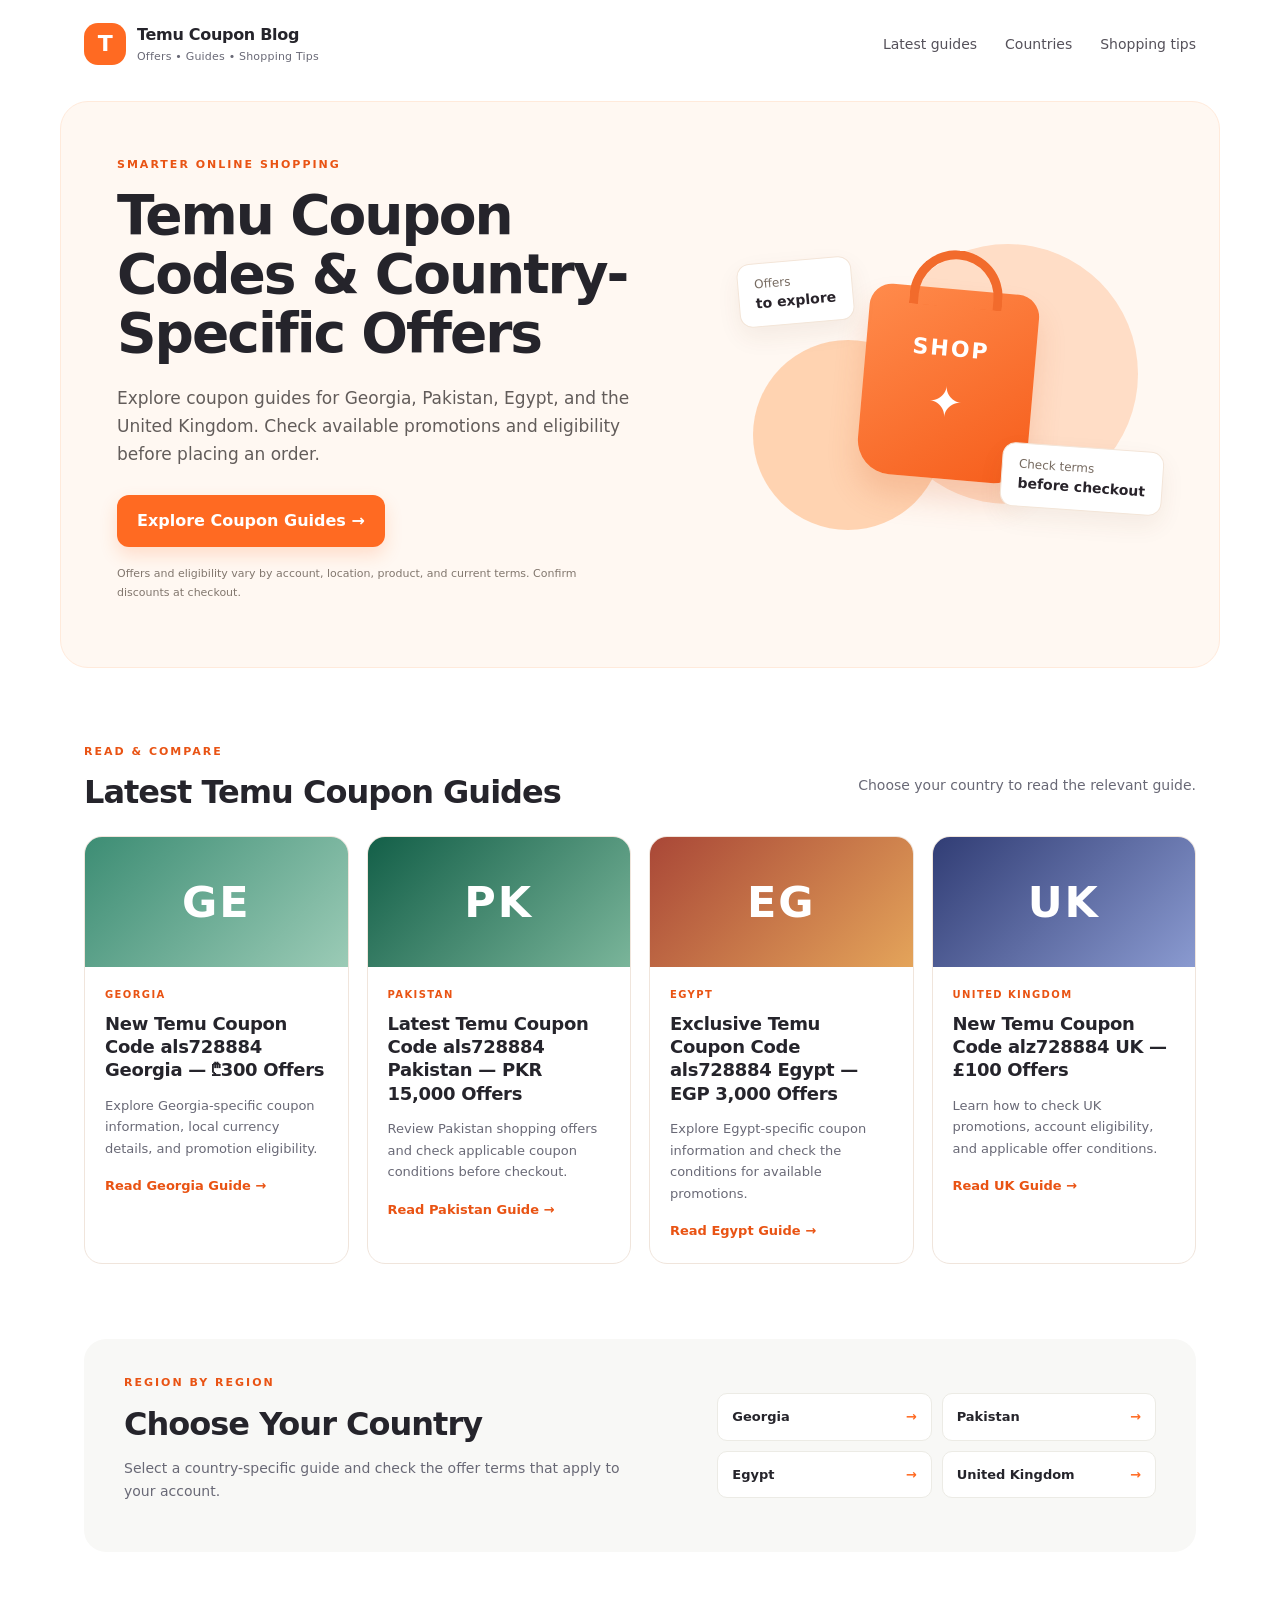
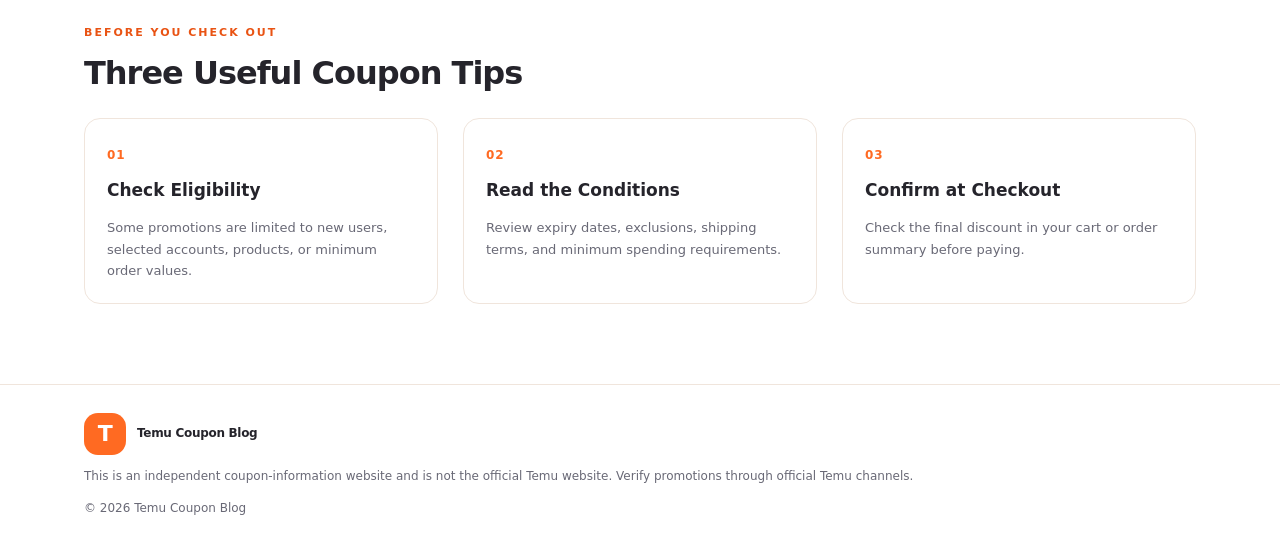
<file: index.html>
<!doctype html>
<html lang="en">
<head>
  <meta charset="utf-8">
  <meta name="viewport" content="width=device-width, initial-scale=1">

  <title>Temu Coupon Codes & Promo Offers | Country Guides 2026</title>
  <meta name="description" content="Explore Temu coupon codes and shopping offers for Georgia, Pakistan, Egypt, and the UK. Check promo-code eligibility and current offer terms before checkout.">

  <link rel="canonical" href="https://temu-coupon-blog.aiariya151.workers.dev/">
  <link rel="stylesheet" href="styles.css">
</head>
<body>

<header class="site-header">
  <a class="brand" href="index.html">
    <span class="brand-mark">T</span>
    <span>Temu Coupon Blog
      <small>Offers • Guides • Shopping Tips</small>
    </span>
  </a>
  <nav>
    <a href="#latest">Latest guides</a>
    <a href="#countries">Countries</a>
    <a href="#tips">Shopping tips</a>
  </nav>
</header>

<main>
  <section class="hero">
    <div class="hero-copy">
      <p class="eyebrow">SMARTER ONLINE SHOPPING</p>
      <h1>Temu Coupon Codes & Country-Specific Offers</h1>
      <p>Explore coupon guides for Georgia, Pakistan, Egypt, and the United Kingdom. Check available promotions and eligibility before placing an order.</p>
      <a class="button" href="#latest">Explore Coupon Guides →</a>
      <p class="fine-print">Offers and eligibility vary by account, location, product, and current terms. Confirm discounts at checkout.</p>
    </div>

    <div class="hero-art" aria-label="Decorative shopping illustration">
      <div class="circle circle-one"></div>
      <div class="circle circle-two"></div>
      <div class="shopping-bag"><span>SHOP</span><b>✦</b></div>
      <div class="float-card card-a">Offers<br><strong>to explore</strong></div>
      <div class="float-card card-b">Check terms<br><strong>before checkout</strong></div>
    </div>
  </section>

  <section class="section" id="latest">
    <div class="section-heading">
      <div>
        <p class="eyebrow">READ & COMPARE</p>
        <h2>Latest Temu Coupon Guides</h2>
      </div>
      <p>Choose your country to read the relevant guide.</p>
    </div>

    <div class="article-grid">

      <article class="article-card">
        <div class="card-top georgia">GE</div>
        <div class="card-content">
          <p class="tag">GEORGIA</p>
          <h3>New Temu Coupon Code als728884 Georgia — ₾300 Offers</h3>
          <p>Explore Georgia-specific coupon information, local currency details, and promotion eligibility.</p>
          <a href="articles/new-temu-coupon-code-als728884-georgia.html">Read Georgia Guide →</a>
        </div>
      </article>

      <article class="article-card">
        <div class="card-top pakistan">PK</div>
        <div class="card-content">
          <p class="tag">PAKISTAN</p>
          <h3>Latest Temu Coupon Code als728884 Pakistan — PKR 15,000 Offers</h3>
          <p>Review Pakistan shopping offers and check applicable coupon conditions before checkout.</p>
          <a href="articles/latest-temu-coupon-code-als728884-pakistan.html">Read Pakistan Guide →</a>
        </div>
      </article>

      <article class="article-card">
        <div class="card-top egypt">EG</div>
        <div class="card-content">
          <p class="tag">EGYPT</p>
          <h3>Exclusive Temu Coupon Code als728884 Egypt — EGP 3,000 Offers</h3>
          <p>Explore Egypt-specific coupon information and check the conditions for available promotions.</p>
          <a href="articles/exclusive-temu-coupon-code-als728884-egypt.html">Read Egypt Guide →</a>
        </div>
      </article>

      <article class="article-card">
        <div class="card-top uk">UK</div>
        <div class="card-content">
          <p class="tag">UNITED KINGDOM</p>
          <h3>New Temu Coupon Code alz728884 UK — £100 Offers</h3>
          <p>Learn how to check UK promotions, account eligibility, and applicable offer conditions.</p>
          <a href="articles/new-temu-coupon-code-alz728884-uk.html">Read UK Guide →</a>
        </div>
      </article>

    </div>
  </section>

  <section class="tips-section" id="countries">
    <div>
      <p class="eyebrow">REGION BY REGION</p>
      <h2>Choose Your Country</h2>
      <p>Select a country-specific guide and check the offer terms that apply to your account.</p>
    </div>

    <div class="country-links">
      <a href="articles/new-temu-coupon-code-als728884-georgia.html">Georgia <span>→</span></a>
      <a href="articles/latest-temu-coupon-code-als728884-pakistan.html">Pakistan <span>→</span></a>
      <a href="articles/exclusive-temu-coupon-code-als728884-egypt.html">Egypt <span>→</span></a>
      <a href="articles/new-temu-coupon-code-alz728884-uk.html">United Kingdom <span>→</span></a>
    </div>
  </section>

  <section class="section tips" id="tips">
    <p class="eyebrow">BEFORE YOU CHECK OUT</p>
    <h2>Three Useful Coupon Tips</h2>

    <div class="tip-grid">
      <div>
        <span>01</span>
        <h3>Check Eligibility</h3>
        <p>Some promotions are limited to new users, selected accounts, products, or minimum order values.</p>
      </div>
      <div>
        <span>02</span>
        <h3>Read the Conditions</h3>
        <p>Review expiry dates, exclusions, shipping terms, and minimum spending requirements.</p>
      </div>
      <div>
        <span>03</span>
        <h3>Confirm at Checkout</h3>
        <p>Check the final discount in your cart or order summary before paying.</p>
      </div>
    </div>
  </section>
</main>

<footer>
  <a class="brand footer-brand" href="index.html">
    <span class="brand-mark">T</span>
    <span>Temu Coupon Blog</span>
  </a>
  <p>This is an independent coupon-information website and is not the official Temu website. Verify promotions through official Temu channels.</p>
  <p>© 2026 Temu Coupon Blog</p>
</footer>

</body>
</html>
</file>
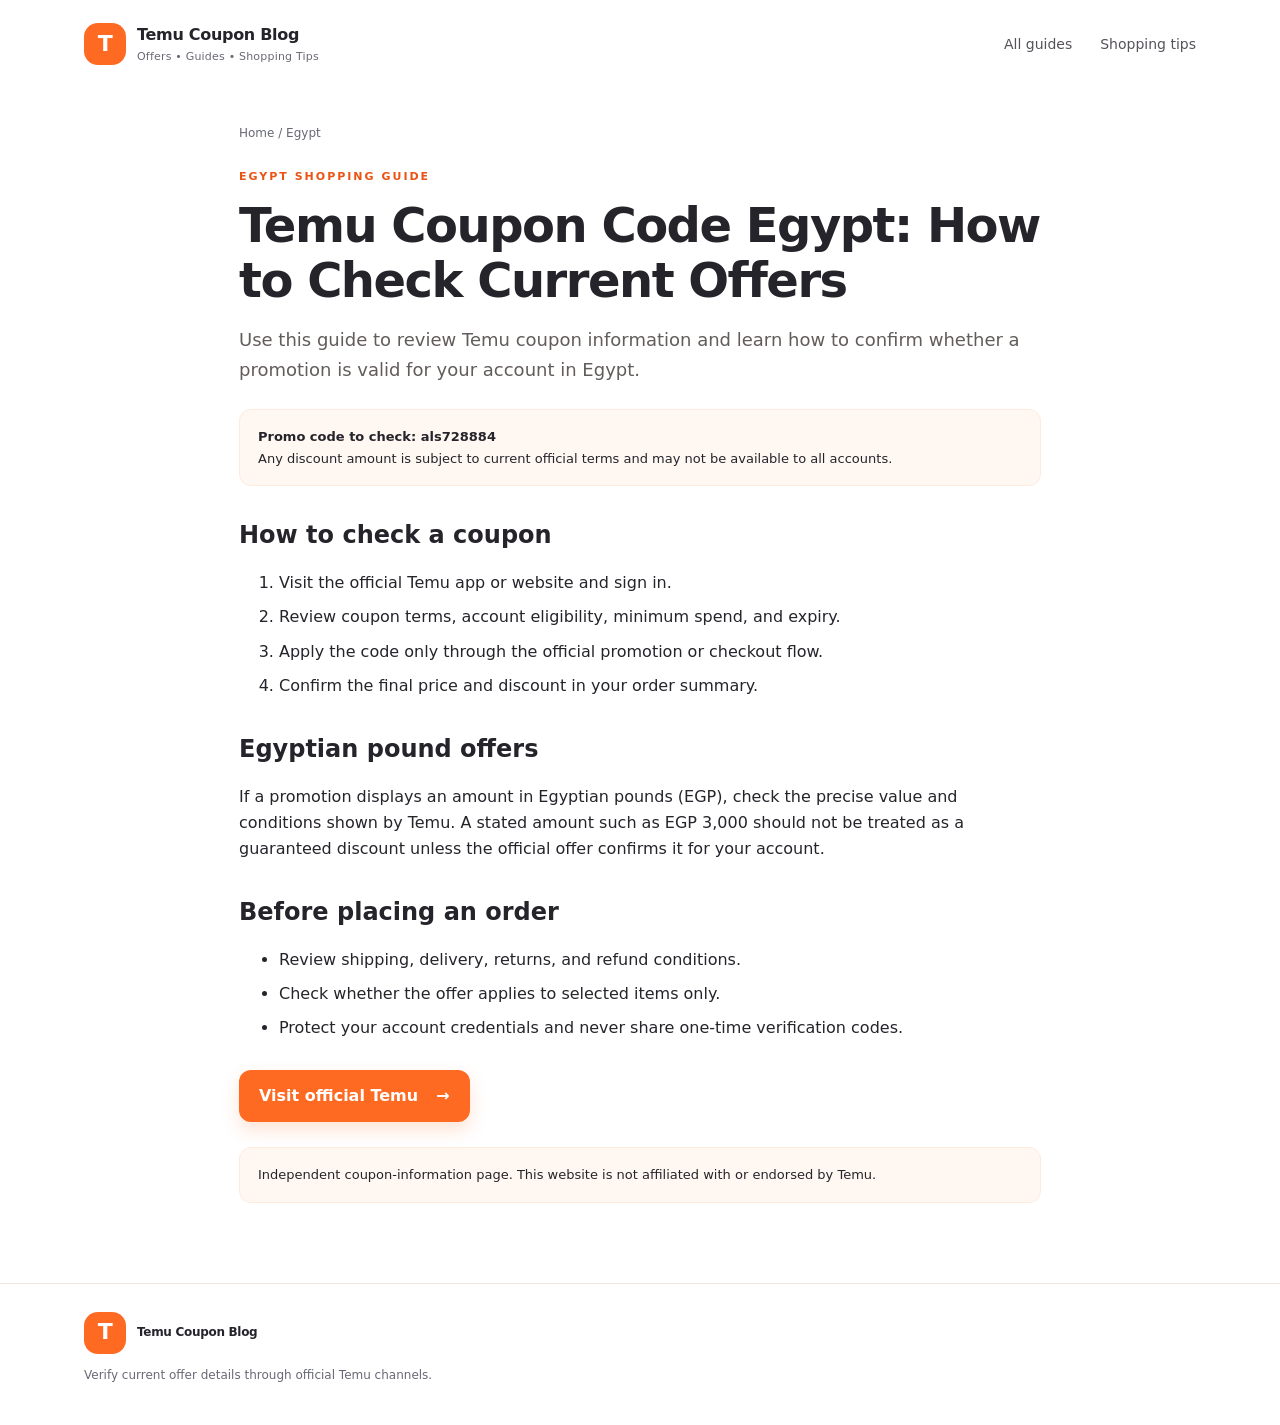
<file: articles/egypt.html>
<!doctype html><html lang="en"><head><meta charset="utf-8"><meta name="viewport" content="width=device-width, initial-scale=1"><title>Temu Coupon Code Egypt | Promo Code Guide</title><meta name="description" content="Temu coupon information for Egypt, with practical steps to check current promotions and offer eligibility."><link rel="stylesheet" href="../styles.css"></head><body><header class="site-header"><a class="brand" href="../index.html"><span class="brand-mark">T</span><span>Temu Coupon Blog<small>Offers • Guides • Shopping Tips</small></span></a><nav><a href="../index.html#latest">All guides</a><a href="../index.html#tips">Shopping tips</a></nav></header><main class="article-page"><p class="breadcrumbs"><a href="../index.html">Home</a> / Egypt</p><p class="eyebrow">EGYPT SHOPPING GUIDE</p><h1>Temu Coupon Code Egypt: How to Check Current Offers</h1><p class="intro">Use this guide to review Temu coupon information and learn how to confirm whether a promotion is valid for your account in Egypt.</p><div class="notice"><strong>Promo code to check: als728884</strong><br>Any discount amount is subject to current official terms and may not be available to all accounts.</div><h2>How to check a coupon</h2><ol><li>Visit the official Temu app or website and sign in.</li><li>Review coupon terms, account eligibility, minimum spend, and expiry.</li><li>Apply the code only through the official promotion or checkout flow.</li><li>Confirm the final price and discount in your order summary.</li></ol><h2>Egyptian pound offers</h2><p>If a promotion displays an amount in Egyptian pounds (EGP), check the precise value and conditions shown by Temu. A stated amount such as EGP 3,000 should not be treated as a guaranteed discount unless the official offer confirms it for your account.</p><h2>Before placing an order</h2><ul><li>Review shipping, delivery, returns, and refund conditions.</li><li>Check whether the offer applies to selected items only.</li><li>Protect your account credentials and never share one-time verification codes.</li></ul><a class="button" href="https://www.temu.com/" target="_blank" rel="noopener">Visit official Temu <span>→</span></a><div class="notice">Independent coupon-information page. This website is not affiliated with or endorsed by Temu.</div></main><footer><a class="brand footer-brand" href="../index.html"><span class="brand-mark">T</span><span>Temu Coupon Blog</span></a><p>Verify current offer details through official Temu channels.</p></footer></body></html>
</file>
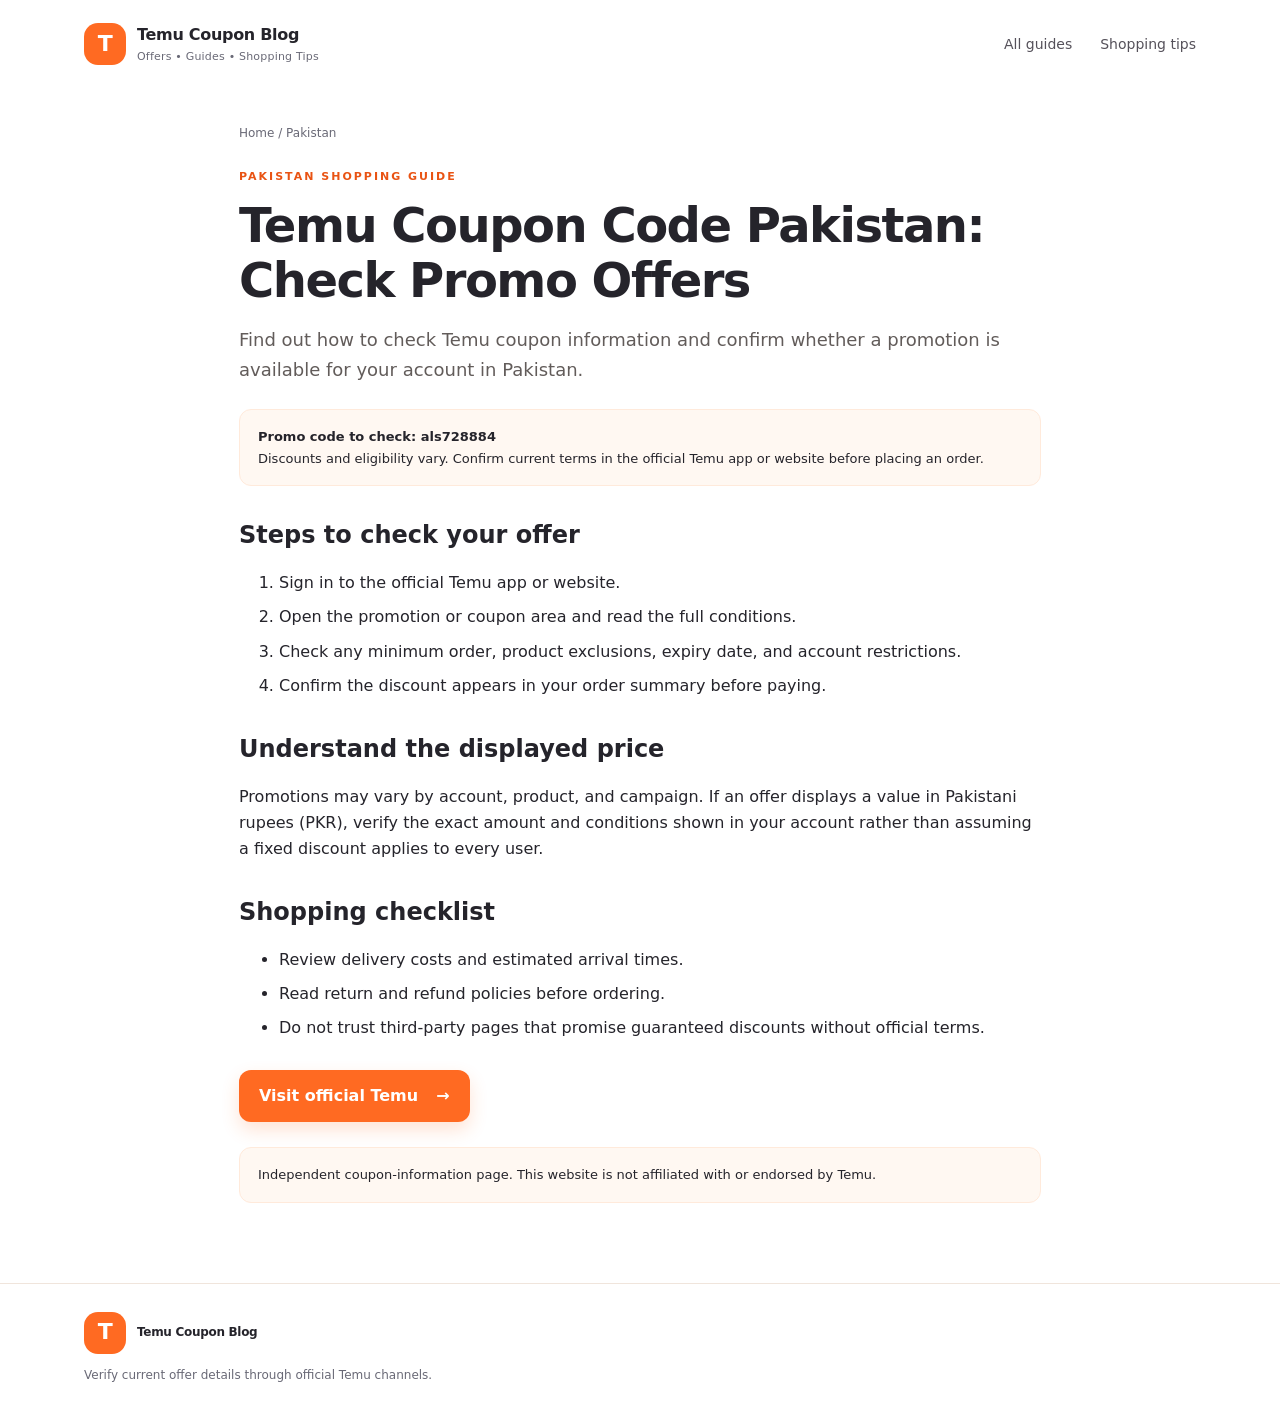
<file: articles/latest-temu-coupon-code-als728884-pakistan.html>
<!doctype html><html lang="en"><head><meta charset="utf-8"><meta name="viewport" content="width=device-width, initial-scale=1"><title>Temu Coupon Code Pakistan | Promo Code Guide</title><meta name="description" content="Temu coupon information for Pakistan. Learn how to check promo-code eligibility and current offers before checkout."><link rel="stylesheet" href="../styles.css"></head><body><header class="site-header"><a class="brand" href="../index.html"><span class="brand-mark">T</span><span>Temu Coupon Blog<small>Offers • Guides • Shopping Tips</small></span></a><nav><a href="../index.html#latest">All guides</a><a href="../index.html#tips">Shopping tips</a></nav></header><main class="article-page"><p class="breadcrumbs"><a href="../index.html">Home</a> / Pakistan</p><p class="eyebrow">PAKISTAN SHOPPING GUIDE</p><h1>Temu Coupon Code Pakistan: Check Promo Offers</h1><p class="intro">Find out how to check Temu coupon information and confirm whether a promotion is available for your account in Pakistan.</p><div class="notice"><strong>Promo code to check: als728884</strong><br>Discounts and eligibility vary. Confirm current terms in the official Temu app or website before placing an order.</div><h2>Steps to check your offer</h2><ol><li>Sign in to the official Temu app or website.</li><li>Open the promotion or coupon area and read the full conditions.</li><li>Check any minimum order, product exclusions, expiry date, and account restrictions.</li><li>Confirm the discount appears in your order summary before paying.</li></ol><h2>Understand the displayed price</h2><p>Promotions may vary by account, product, and campaign. If an offer displays a value in Pakistani rupees (PKR), verify the exact amount and conditions shown in your account rather than assuming a fixed discount applies to every user.</p><h2>Shopping checklist</h2><ul><li>Review delivery costs and estimated arrival times.</li><li>Read return and refund policies before ordering.</li><li>Do not trust third-party pages that promise guaranteed discounts without official terms.</li></ul><a class="button" href="https://www.temu.com/" target="_blank" rel="noopener">Visit official Temu <span>→</span></a><div class="notice">Independent coupon-information page. This website is not affiliated with or endorsed by Temu.</div></main><footer><a class="brand footer-brand" href="../index.html"><span class="brand-mark">T</span><span>Temu Coupon Blog</span></a><p>Verify current offer details through official Temu channels.</p></footer></body></html>
</file>
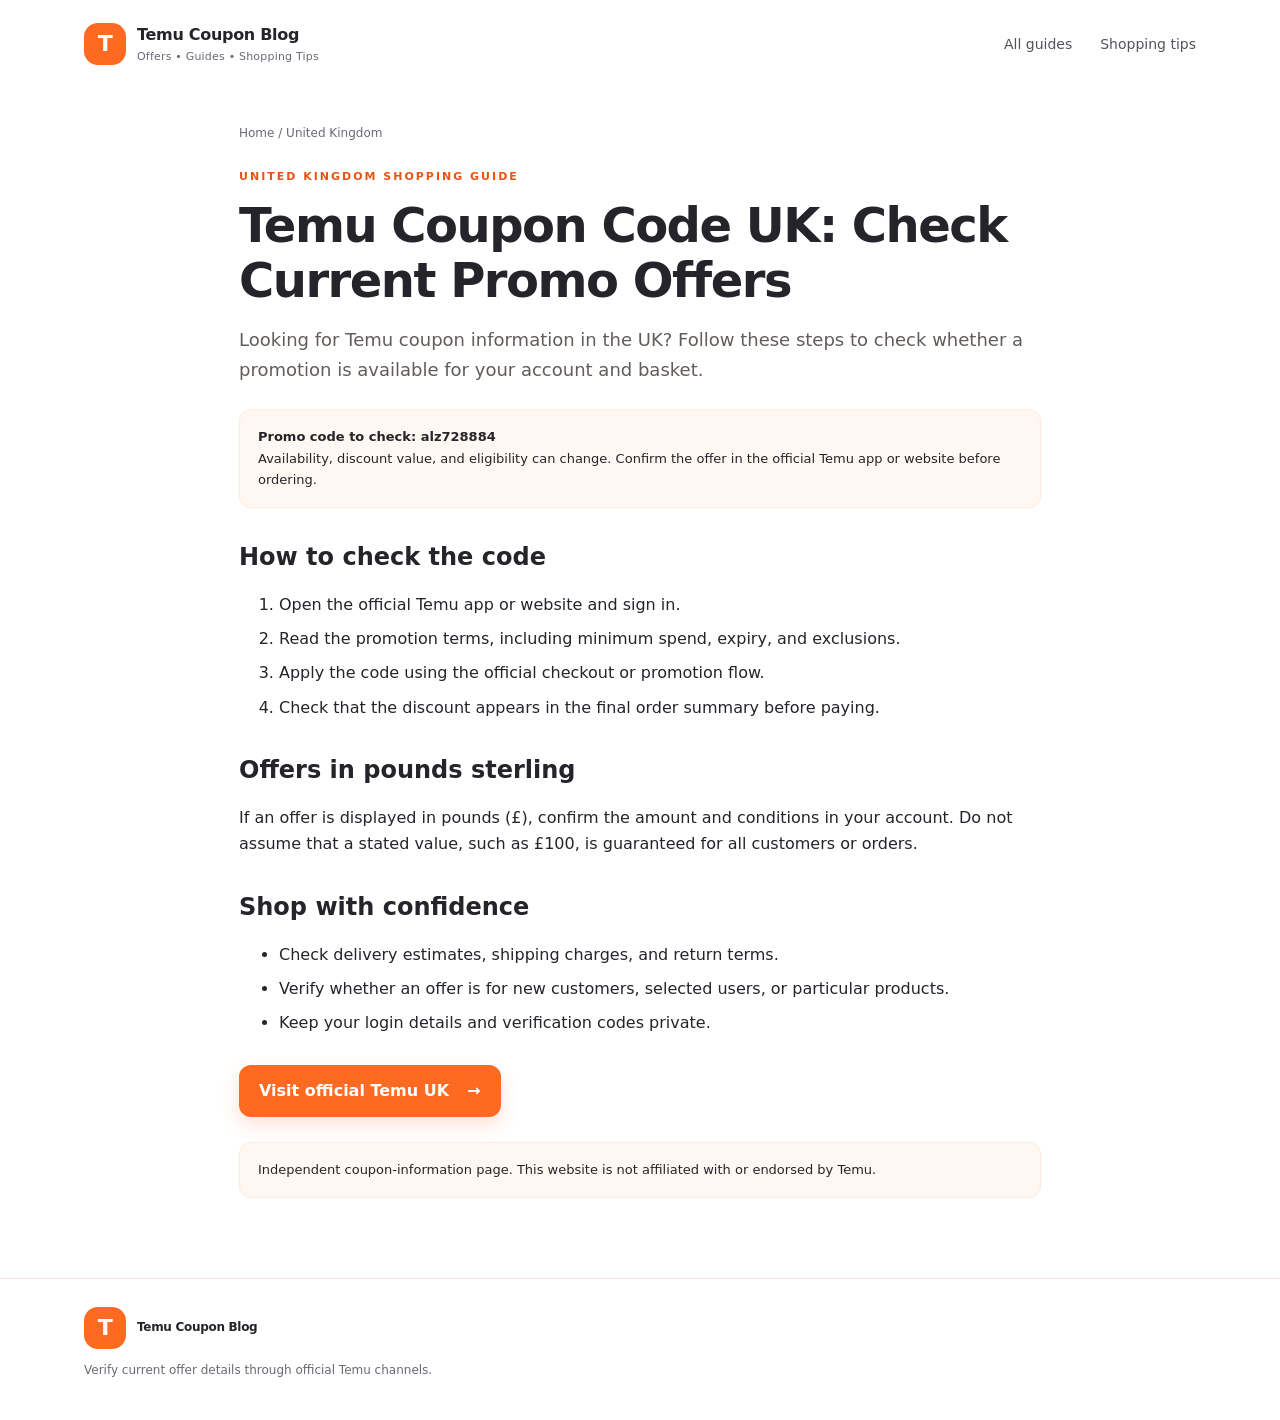
<file: articles/new-temu-coupon-code-alz728884-uk.html>
<!doctype html><html lang="en-GB"><head><meta charset="utf-8"><meta name="viewport" content="width=device-width, initial-scale=1"><title>Temu Coupon Code UK | Promo Code Guide</title><meta name="description" content="Temu coupon information for UK shoppers. Learn how to check current promotions and confirm eligibility before checkout."><link rel="stylesheet" href="../styles.css"></head><body><header class="site-header"><a class="brand" href="../index.html"><span class="brand-mark">T</span><span>Temu Coupon Blog<small>Offers • Guides • Shopping Tips</small></span></a><nav><a href="../index.html#latest">All guides</a><a href="../index.html#tips">Shopping tips</a></nav></header><main class="article-page"><p class="breadcrumbs"><a href="../index.html">Home</a> / United Kingdom</p><p class="eyebrow">UNITED KINGDOM SHOPPING GUIDE</p><h1>Temu Coupon Code UK: Check Current Promo Offers</h1><p class="intro">Looking for Temu coupon information in the UK? Follow these steps to check whether a promotion is available for your account and basket.</p><div class="notice"><strong>Promo code to check: alz728884</strong><br>Availability, discount value, and eligibility can change. Confirm the offer in the official Temu app or website before ordering.</div><h2>How to check the code</h2><ol><li>Open the official Temu app or website and sign in.</li><li>Read the promotion terms, including minimum spend, expiry, and exclusions.</li><li>Apply the code using the official checkout or promotion flow.</li><li>Check that the discount appears in the final order summary before paying.</li></ol><h2>Offers in pounds sterling</h2><p>If an offer is displayed in pounds (£), confirm the amount and conditions in your account. Do not assume that a stated value, such as £100, is guaranteed for all customers or orders.</p><h2>Shop with confidence</h2><ul><li>Check delivery estimates, shipping charges, and return terms.</li><li>Verify whether an offer is for new customers, selected users, or particular products.</li><li>Keep your login details and verification codes private.</li></ul><a class="button" href="https://www.temu.com/gb" target="_blank" rel="noopener">Visit official Temu UK <span>→</span></a><div class="notice">Independent coupon-information page. This website is not affiliated with or endorsed by Temu.</div></main><footer><a class="brand footer-brand" href="../index.html"><span class="brand-mark">T</span><span>Temu Coupon Blog</span></a><p>Verify current offer details through official Temu channels.</p></footer></body></html>
</file>
<file: styles.css>
:root{--ink:#25242b;--muted:#696976;--orange:#ff6a22;--orange-dark:#e95313;--cream:#fff8f2;--line:#f0e5dc;--card:#fff;--green:#247b61}*{box-sizing:border-box}html{scroll-behavior:smooth}body{margin:0;font-family:Inter,ui-sans-serif,system-ui,-apple-system,BlinkMacSystemFont,"Segoe UI",sans-serif;color:var(--ink);background:#fff;line-height:1.65}a{color:inherit;text-decoration:none}.site-header{max-width:1160px;margin:auto;padding:22px 24px;display:flex;justify-content:space-between;align-items:center;gap:24px}.brand{display:flex;align-items:center;gap:11px;font-weight:800;letter-spacing:-.3px}.brand small{display:block;color:var(--muted);font-size:11px;font-weight:500;letter-spacing:.2px}.brand-mark{width:42px;height:42px;border-radius:14px;background:var(--orange);color:white;display:grid;place-items:center;font-size:22px;font-weight:900}.site-header nav{display:flex;gap:28px;color:#55515a;font-size:14px}.site-header nav a:hover,.article-card a:hover{color:var(--orange-dark)}.hero{max-width:1160px;margin:12px auto 0;padding:54px 56px;display:grid;grid-template-columns:1.15fr .85fr;gap:34px;align-items:center;background:var(--cream);border:1px solid #ffeadb;border-radius:28px;overflow:hidden}.eyebrow{font-size:11px;letter-spacing:2px;font-weight:800;color:var(--orange-dark);margin:0 0 12px}.hero h1{font-size:clamp(34px,4.3vw,55px);line-height:1.08;letter-spacing:-2px;margin:0 0 20px;max-width:620px}.hero-copy>p:not(.eyebrow):not(.fine-print){max-width:540px;color:#625c5a;font-size:17px}.button{display:inline-flex;gap:18px;align-items:center;background:var(--orange);color:white;padding:13px 20px;border-radius:12px;font-weight:750;margin-top:10px;box-shadow:0 8px 18px #ff6a2230}.button:hover{background:var(--orange-dark)}.fine-print{font-size:11px;color:#82776e;max-width:470px;margin-top:18px}.hero-art{height:300px;position:relative;display:grid;place-items:center}.circle{position:absolute;border-radius:50%}.circle-one{width:260px;height:260px;background:#ffddc6;right:25px;top:10px}.circle-two{width:190px;height:190px;background:#ffc18f;left:20px;bottom:4px;opacity:.65}.shopping-bag{z-index:1;width:170px;height:190px;background:linear-gradient(145deg,#ff8b4c,#f65d1b);border-radius:22px 22px 34px 34px;transform:rotate(5deg);box-shadow:0 20px 30px #d65a2430;display:flex;align-items:center;justify-content:center;flex-direction:column;color:white;font-size:22px;font-weight:900;letter-spacing:2px}.shopping-bag:before{content:"";position:absolute;width:75px;height:48px;border:9px solid #f26b2c;border-bottom:0;border-radius:50px 50px 0 0;top:-39px}.shopping-bag b{font-size:42px}.float-card{position:absolute;z-index:2;background:#fff;border:1px solid #f3e5d8;border-radius:13px;padding:12px 16px;box-shadow:0 10px 25px #62371a12;font-size:12px;color:#766a60;line-height:1.45}.float-card strong{color:#28232a;font-size:14px}.card-a{top:26px;left:5px;transform:rotate(-5deg)}.card-b{right:0;bottom:23px;transform:rotate(4deg)}.section{max-width:1160px;margin:75px auto;padding:0 24px}.section-heading{display:flex;justify-content:space-between;align-items:end;gap:20px;margin-bottom:25px}.section-heading h2,.tips-section h2,.tips h2{font-size:32px;line-height:1.2;letter-spacing:-1px;margin:0}.section-heading>p{color:var(--muted);font-size:14px}.article-grid{display:grid;grid-template-columns:repeat(4,1fr);gap:18px}.article-card{border:1px solid var(--line);border-radius:18px;overflow:hidden;background:white;transition:transform .2s,box-shadow .2s}.article-card:hover{transform:translateY(-3px);box-shadow:0 12px 30px #30200e0b}.card-top{height:130px;display:grid;place-items:center;font-size:43px;font-weight:900;letter-spacing:2px;color:white}.georgia{background:linear-gradient(135deg,#3d8d74,#9bcbb6)}.pakistan{background:linear-gradient(135deg,#135f48,#7ab59a)}.egypt{background:linear-gradient(135deg,#a94737,#e4a45a)}.uk{background:linear-gradient(135deg,#313d75,#8a9ad0)}.card-content{padding:20px}.tag{font-size:10px;letter-spacing:1.4px;font-weight:800;color:var(--orange-dark);margin:0 0 8px}.card-content h3{font-size:18px;line-height:1.3;margin:0 0 10px;letter-spacing:-.3px}.card-content>p:not(.tag){font-size:13px;color:var(--muted);min-height:63px}.card-content a{font-size:13px;font-weight:800;color:var(--orange-dark)}.tips-section{max-width:1112px;margin:0 auto 72px;padding:35px 40px;background:#f8f8f6;border-radius:22px;display:grid;grid-template-columns:1fr .8fr;gap:45px;align-items:center}.tips-section p:not(.eyebrow){font-size:14px;color:var(--muted);max-width:510px}.country-links{display:grid;grid-template-columns:1fr 1fr;gap:10px}.country-links a{background:#fff;border:1px solid #ecebe5;border-radius:10px;padding:12px 14px;font-size:13px;font-weight:750;display:flex;justify-content:space-between}.country-links a span{color:var(--orange)}.tips{margin-top:70px;margin-bottom:80px}.tips h2{margin-bottom:25px}.tip-grid{display:grid;grid-template-columns:repeat(3,1fr);gap:25px}.tip-grid>div{padding:22px;border:1px solid var(--line);border-radius:16px}.tip-grid span{color:var(--orange);font-size:12px;font-weight:900;letter-spacing:1px}.tip-grid h3{margin:9px 0 5px;font-size:17px}.tip-grid p{font-size:13px;color:var(--muted);margin-bottom:0}footer{border-top:1px solid var(--line);padding:28px max(24px,calc((100% - 1112px)/2));color:var(--muted);font-size:12px}footer p{max-width:850px}.footer-brand{color:var(--ink)}.article-page{max-width:850px;margin:35px auto 80px;padding:0 24px}.breadcrumbs{font-size:12px;color:var(--muted);margin-bottom:25px}.article-page h1{font-size:clamp(32px,5vw,48px);line-height:1.13;letter-spacing:-1.5px;margin:0 0 18px}.article-page .intro{font-size:18px;color:#625c5a}.notice{background:var(--cream);border:1px solid #ffeadb;padding:16px 18px;border-radius:12px;font-size:13px;margin:25px 0}.article-page h2{margin-top:34px;line-height:1.25}.article-page li{margin:8px 0}.article-page .button{margin-top:12px}@media(max-width:850px){.hero{margin:8px 16px 0;padding:36px 28px;grid-template-columns:1fr}.hero-art{height:250px}.article-grid{grid-template-columns:repeat(2,1fr)}.tips-section{margin:0 16px 60px;grid-template-columns:1fr;padding:28px}.site-header nav{gap:14px}.section{margin:55px auto}}@media(max-width:560px){.site-header{align-items:flex-start;flex-direction:column}.site-header nav{font-size:12px;flex-wrap:wrap}.hero{padding:30px 22px}.hero h1{letter-spacing:-1.3px}.hero-art{height:230px}.article-grid{grid-template-columns:1fr}.card-top{height:105px}.card-content>p:not(.tag){min-height:0}.section-heading{align-items:flex-start;flex-direction:column}.country-links,.tip-grid{grid-template-columns:1fr}.section-heading h2,.tips-section h2,.tips h2{font-size:28px}}
</file>
